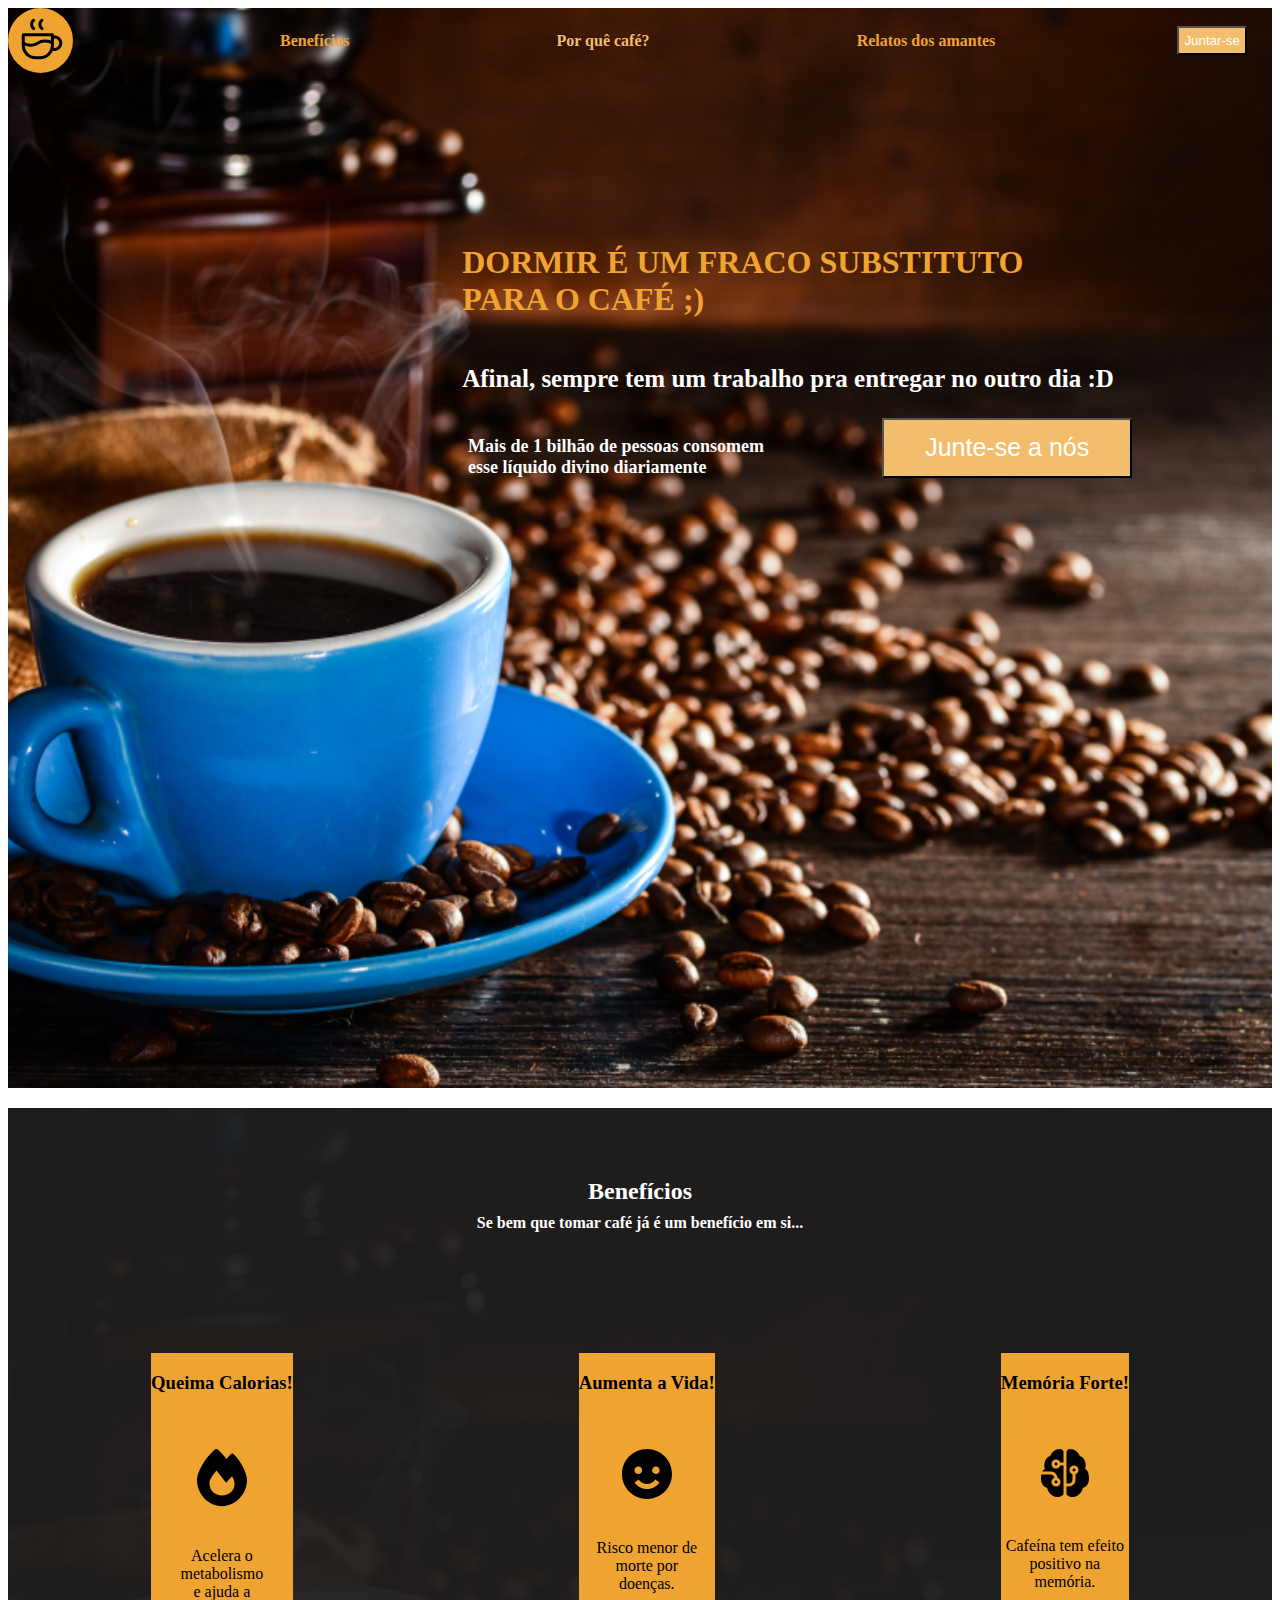
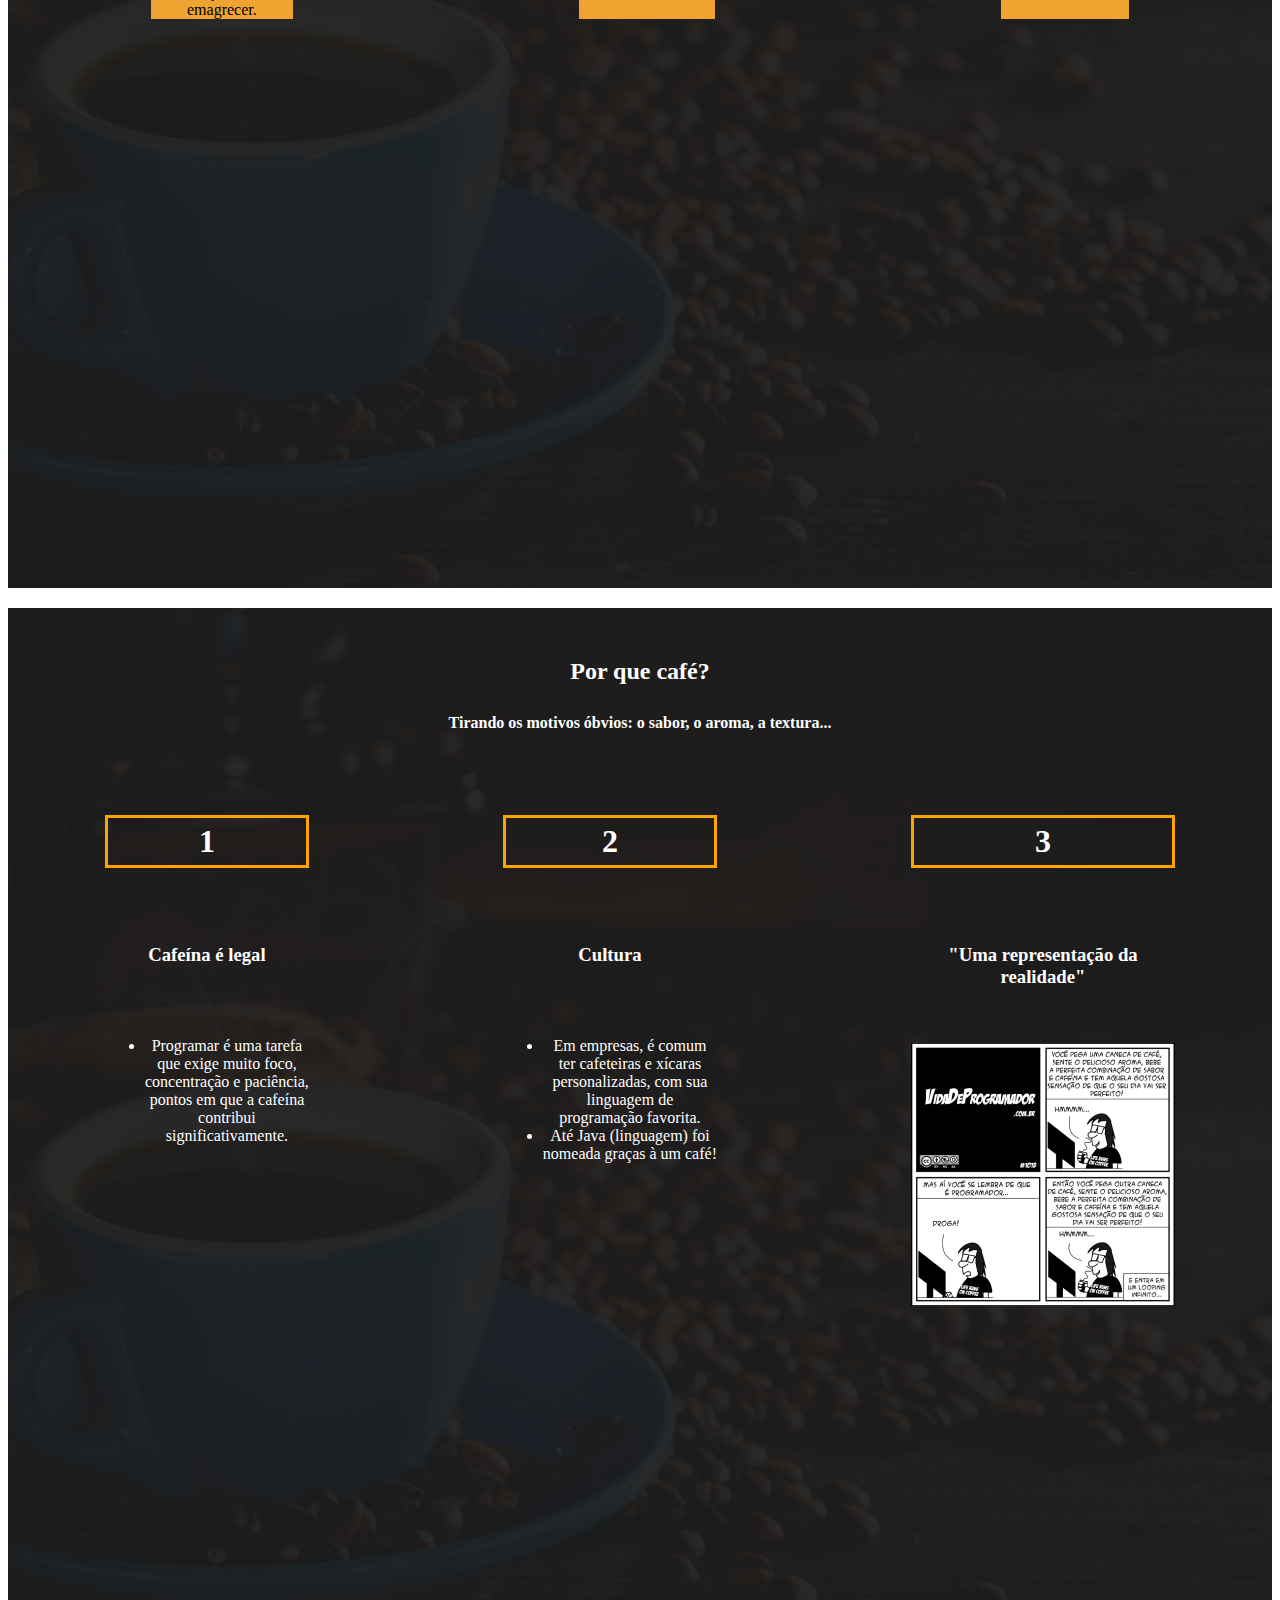
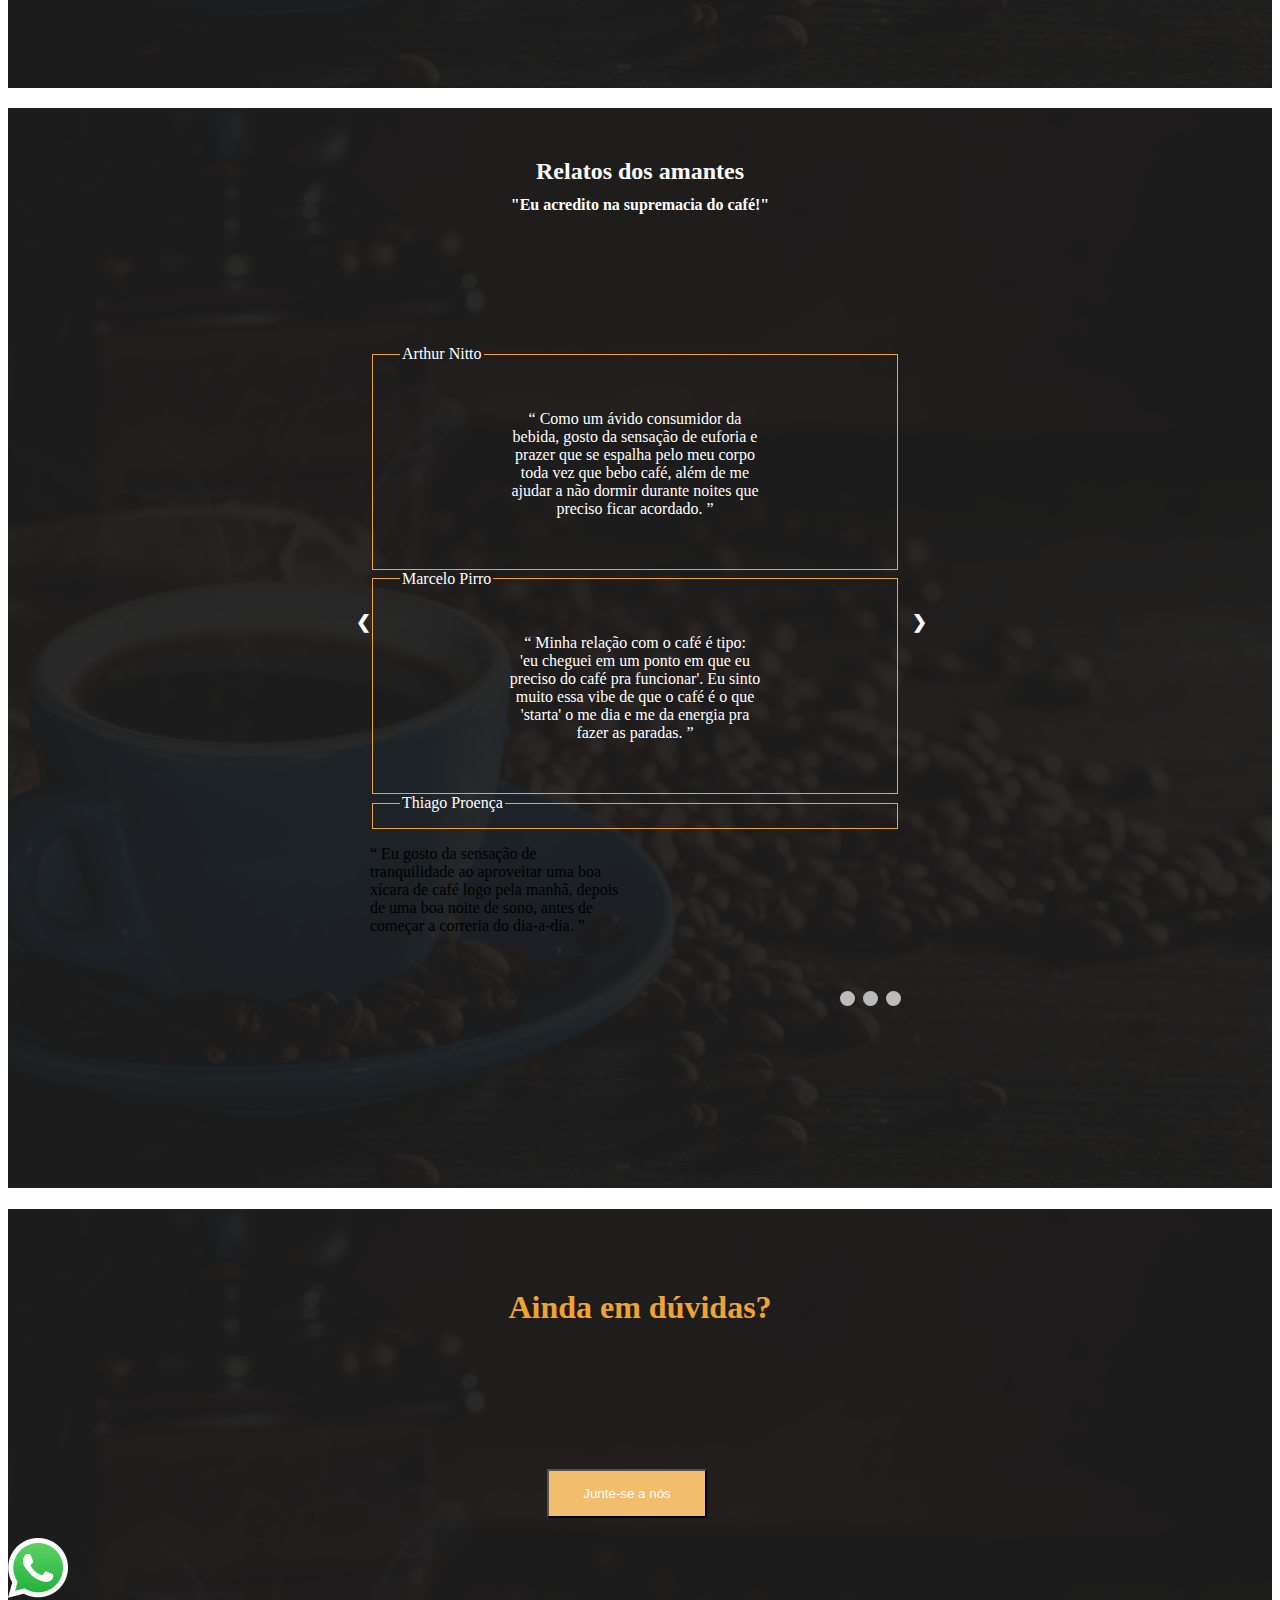
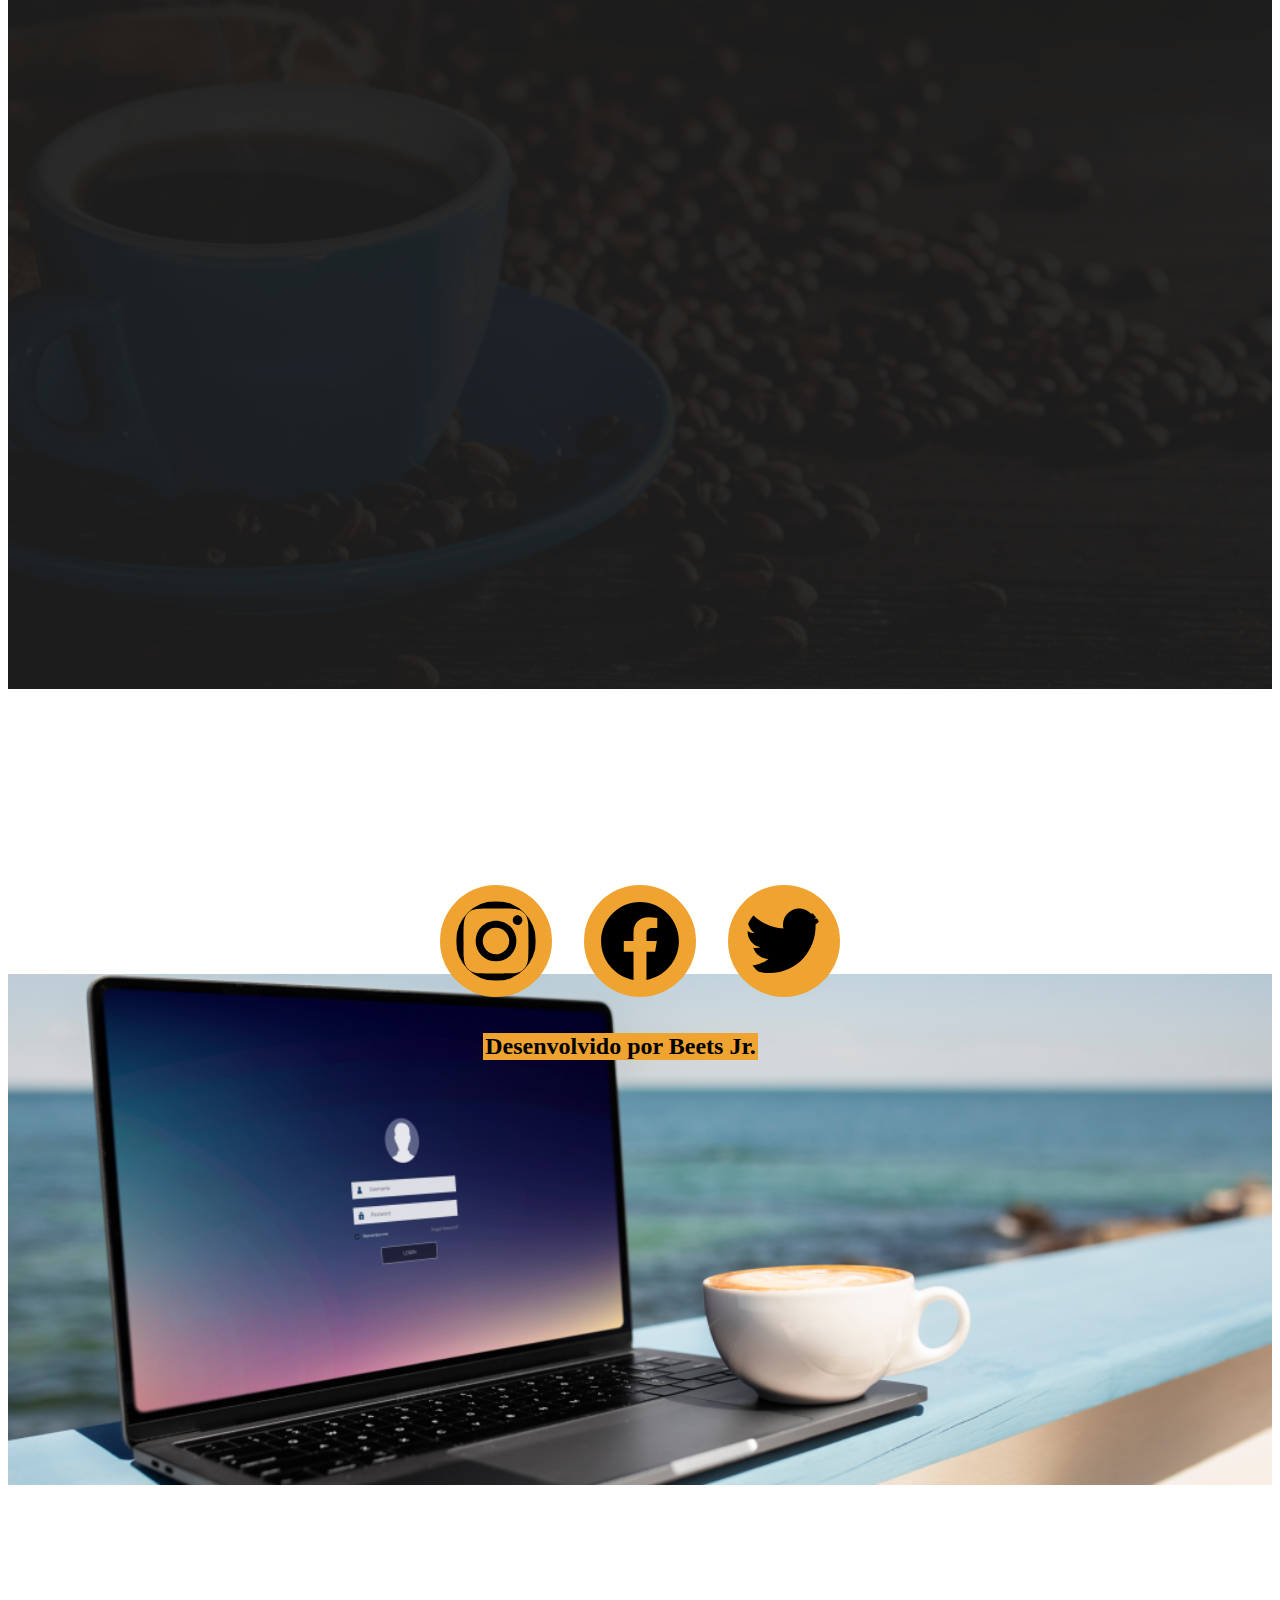
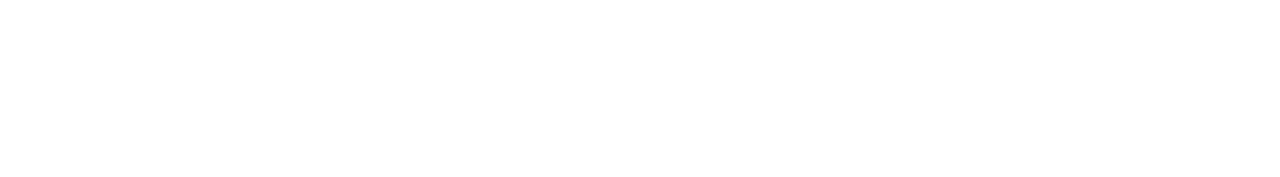
<file: validacao/cafezin.html>
<!DOCTYPE html>
<html lang="en">
<head>
    <meta charset="UTF-8">
    <meta http-equiv="X-UA-Compatible" content="IE=edge">
    <meta name="viewport" content="width=device-width, initial-scale=1.0">
    <title>Cafezin</title>
    <link rel="stylesheet" href="style.css">
</head>
<body>
    <div class="pag1">
    <header> 
        
            <img src="./Assets/logo.svg" alt="">

        <h4 class="car 1">Benefícios</h4>
        <h4 class="bota 2">Por quê café?</h4>
        <h4 class="car 2">Relatos dos amantes</h4>

    <button class="bot">Juntar-se</button>
    </header>
    <section class="sec1">
        <h1 class="title">DORMIR É UM FRACO SUBSTITUTO 
            <br>
            PARA O CAFÉ ;)</h1>
        <h3 class="just">Afinal, sempre tem um trabalho pra entregar no outro dia :D</h3>
        <h3 class="justo">Mais de 1 bilhão de pessoas consomem 
            <br>
            esse líquido divino diariamente</h3>
        <button class="botar">Junte-se a nós</button>
    </section>
</div>
        



    <div class="tim">
        <div class="overlay">
        
        <h2 class="ben">Benefícios</h2>
        <br>
        <h4 class="sub">Se bem que tomar café já é um benefício em si...</h4>
    
      

<section class="sec2">
    <article class="pato1"><h3>Queima Calorias! </h3>
    <br> <br>
    <img src="./Assets/fire.svg" alt="">
        <br> <br> <br>
        Acelera o <br> metabolismo <br> e ajuda a <br> emagrecer.

</article>


<article class="pato2">
    <h3>Aumenta a Vida!</h3>
    <br> <br>
    <img src="./Assets/smile.svg" alt="">
    <br> <br> <br>
    Risco menor de <br> morte por <br> doenças.    
</article>


<article class="pato3">
    <h3>Memória Forte!</h3>
    <br> <br>
   <img src="./Assets/brain.svg" alt="">
    <br> <br> <br>
    Cafeína tem efeito <br> positivo na <br> memória.
</article>
</section>
</div>
</div>



<div class="tim">
    <div class="overlay">

    <h2 class="ben1">Por que café?</h2>
    <br>
    <h4 class="sub1">Tirando os motivos óbvios: o sabor, o aroma, a textura... </h4>

  
<section class="sec3">
    <article class="patao1"><h1 class="num"> 1 </h1>
    <br> <br>
    <h3>Cafeína é legal</h3>
        <br> <br>
        <ul><li>
            Programar é uma tarefa <br> que exige muito foco, <br> concentração e paciência,
            <br> pontos em  que a cafeína <br> contribui <br> significativamente.
        </li></ul>

</article>


<article class="patao2"> <h1 class="num"> 2</h1>
    <br> <br>
    <h3>Cultura</h3>
    <br> <br>
    
    <ul>
        <li>Em empresas, é comum <br> ter cafeteiras e xícaras <br> personalizadas, com sua <br>
        linguagem de <br> programação favorita.</li>
        <li>Até Java (linguagem) foi <br> nomeada graças à um café!</li>

    </ul>
</article>


<article class="patao3"> <h1 class="num">3</h1>
    <br> <br>
    <h3>"Uma representação da <br> realidade"</h3>
    <br> <br>
    <img src="./Assets/tirinha.png">
</article>
</section>

    </div>
</div>





<div class="tim">
    <div class="overlay">
        <h2 class="ben1">Relatos dos amantes</h2>
        <h4 class="sub4">"Eu acredito na supremacia do café!"</h4>
<section class="cavalao">
    <div class="slideshow-container">

    
    <div class="mySlides fade">
      <fieldset>
        <legend>Arthur Nitto</legend>
        <p class="text">
            “ Como um ávido consumidor da <br> bebida, gosto da sensação de euforia e <br> prazer que 
            se espalha pelo meu corpo <br> toda vez que bebo café, além de me <br> ajudar a não dormir 
            durante noites que <br> preciso ficar acordado. ”
        </p>
      </fieldset>
    </div>
  
    <div class="mySlides fade">
      <fieldset>
        <legend>Marcelo Pirro</legend>
        <p class="text">
            “ Minha relação com o café é tipo: <br> 'eu cheguei em um ponto em que eu <br> preciso 
            do café pra funcionar'. Eu sinto <br> muito essa vibe de que o café é o que <br> 'starta' o me 
            dia e me da energia pra <br> fazer as paradas. ”
        </p>
      </fieldset>
    </div>
  
    <div class="mySlides fade">
      <fieldset>
        <legend>Thiago Proença</legend>
      </fieldset>
      <p class="text">
        “ Eu gosto da sensação de <br> tranquilidade ao aproveitar uma boa <br> xícara de café logo
         pela manhã, depois <br> de uma boa noite de sono, antes de <br> começar a correria do dia-a-dia. ”
      </p>
    </div>
  
    
    <a class="prev" onclick="plusSlides(-1)">&#10094;</a>
    <a class="next" onclick="plusSlides(1)">&#10095;</a>
  </div>
  <br>
  
  
  <div style="text-align:center">
    <span class="dot" onclick="currentSlide(1)"></span>
    <span class="dot" onclick="currentSlide(2)"></span>
    <span class="dot" onclick="currentSlide(3)"></span>
  </div>
</section>


</div>
</div>





<div class="tim">
    <div class="overlay">
<h1 class="titulo">Ainda em dúvidas?</h1>
<img class="dado" src="./Assets/whatsapp-icon.png" alt="logo whatsapp">
<button class="dedo">Junte-se a nós</button>
</div>
</div>





    <footer>
        <section class="time">
            <div class="overlay2">
    
                <img class="cabra 1" src="./Assets/instagram.svg" alt="">
    
                    <img class="cabra 2" src="./Assets/facebook.svg" alt="">
    
                <img class="cabra 3" src="./Assets/twitter.svg" alt="">
    </div>
                <h2 class="vaca">Desenvolvido por Beets Jr.</h2>
    
    </section>


    </footer>
</body>
</html>
</file>
<file: validacao/style.css>
head{
    margin: 0%;
}

.pag1{
    background-image: url("./Assets/cup-coffee-background.png");
    background-repeat: no-repeat;
    background-size: cover;
    background-position: center;
    height: 120vh;

}
.bot{
   background-color: #F2BD6C;
    color: white;
    padding: 5px;
    
    margin: 0%;
    position:relative;
    
    right: 25px;
    cursor: pointer;
}

.car{
    color: #EFA331;
}

.bota{
color: #F2BD6C;
}

.cafe{
    color: white;
    position:relative;
    
    left: 35px;
}

header{
    display: flex;
    justify-content: space-between;
    align-items: center;
}

.title{
    grid-area: title;
    color: #EFA331;
}

.just{
    font-size: 25px;
    grid-area: mid;
    color: white;
}
.justo{
    font-size: large;
    position: relative;
    left: 460px;
    grid-area: feet;
    color: white;
}

.botar{
    font-size: 25px;
    position: relative;
    left: 420px;
    grid-area: ofeet;
    background-color: #F2BD6C;
    color: white;
    width:250px;
    height: 60px;
    cursor: pointer;
    }



.sec1{
    position: relative;
    top: 150px;
    display: grid;
        grid-template-areas: "a title"
                             "a mid"
                             "feet ofeet" ;


}





.tim{
    background-image : url("./Assets/cup-coffee-background.png");
    background-repeat: no-repeat;
    background-size: cover;
    background-position: center;
    height: 120vh;
}
.overlay{
    background-color: rgba(30, 30, 30, 0.95);
    height: 120vh;
    z-index: 2;
}

.ben{
    position: relative;
    top: 70px;
    text-align: center;
    color: white;
}

.sub{
    text-align: center;
    color: white;
    position: relative;
    top: 20px;
}


.sec2{
    display: flex;
    justify-content: space-around;
    position: relative;
    top: 120px;
}

.pato1{
    background-color: #EFA331;
    padding: 20 30px;
    text-align: center;
}
.pato2{
    background-color: #EFA331;
    padding: 10 30px;
    text-align: center;
}
.pato3{
    background-color: #EFA331;
    padding: 10 30px;
    text-align: center;
}

.ben1{
    position: relative;
    top: 50px;
    text-align: center;
    color: white;
}

.sub1{
    text-align: center;
    color: white;
    position: relative;
    top: 20px;
}


.sec3{
    display: flex;
    justify-content: space-around;
    position: relative;
    top: 60px;
    text-align: center;
    color: white;
}

.num{
    border: 3px solid orange;
    padding: 5px;
}


.patao1{
    padding: 20 30px;
    text-align: center;
}
.patao2{
    padding: 20 30px;
    text-align: center;
}
.patao3{
    padding: 20 30px;
    text-align: center;
}

.titulo{
    position: relative;
    color: #EFA331;
    text-align: center;
    top: 80px;
}
.dado{
    position: relative;
    top: 25%;
}
.dedo{
    position: relative;
    background-color: #F2BD6C;
    color: white;
    padding: 15px;
    width: 160px;
    top: 170px;
    left: 475px;
}

footer{
    background-image : url("./Assets/laptop-background.png");
    background-repeat: no-repeat;
   background-size: contain;
    background-position: center;
    height: 120vh;
    z-index: 1;
}


.vaca{
    background-color: #EFA331;
    width: 275px;
    text-align: center;
    position: relative;
    left: 475px;
}

.cabra{
    background-color: #EFA331;
    height: 80px;
    width: 80px;
    border-radius: 100%;
    padding: 1rem;
    margin: 1rem;
}

.overlay2{
 display: flex;
 justify-content: center;
 align-items: center;
}

.time{
    position: relative;
    top: 180px;
}


.slideshow-container {
    max-width: 1000px;
    position: relative;
    margin: auto;
  }
  

  .prev, .next {
    cursor: pointer;
    position: absolute;
    top: 50%;
    width: auto;
    margin-top: -22px;
    padding: 16px;
    color: white;
    font-weight: bold;
    font-size: 18px;
    transition: 0.6s ease;
    border-radius: 0 3px 3px 0;
    user-select: none;
  }
  .prev{
    position: relative;
    bottom: 340px;
    left: -30px;
  }

  .next {
    right: 0;
    border-radius: 3px 0 0 3px;
    position: relative;
    left: 475px;
    bottom: 340px;
  }
  
 
  .prev:hover, .next:hover {
    background-color: rgba(0,0,0,0.8);
  }
  
 
  
  
 
  .dot {
    cursor: pointer;
    height: 15px;
    width: 15px;
    margin: 0 2px;
    background-color: #bbb;
    border-radius: 50%;
    display: inline-block;
    transition: background-color 0.6s ease;
  }
  
  .active, .dot:hover {
    background-color: #EFA331;
    background-image: url(./Assets/laranja.png);
  }
  

  .fade {
    animation-name: fade;
    animation-duration: 1.5s;
  }
  
  @keyframes fade {
    from {opacity: .4}
    to {opacity: 1}
  }

  .cavalao{
    position: relative;
    top: 150px;
    left: 230px;
    align-items: center;
  }

  .sub4{
    text-align: center;
    color: white;
    position: relative;
    top: 40px;
}

fieldset legend{
    color: white;
    margin-left: 15px;
}

fieldset p {
    color: white;
    text-align: center;
    padding: 25px;
}
fieldset {
    width: 500px;
    border: 1px solid #EFA331;
}
</file>
